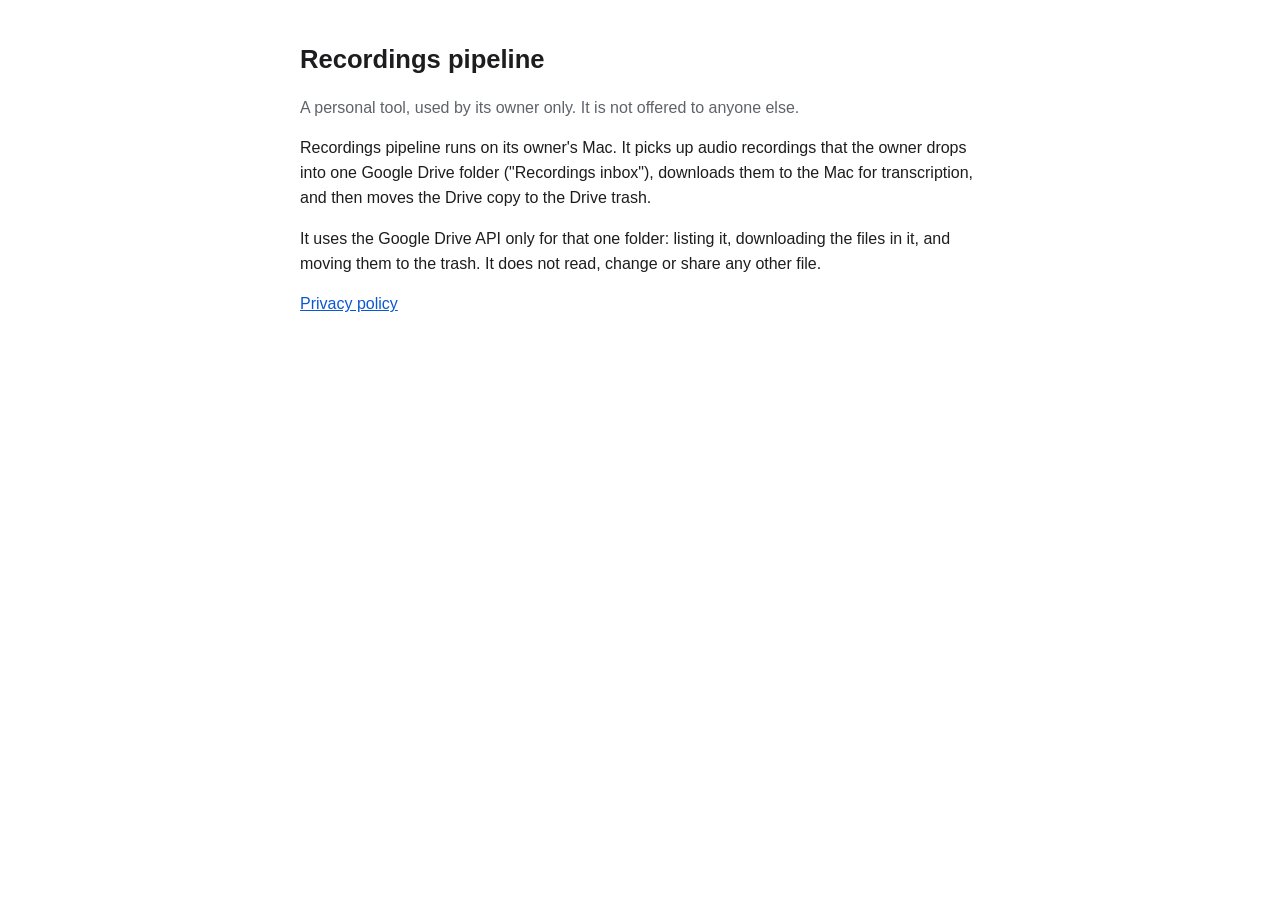
<file: index.html>
<!doctype html>
<html lang="en"><head><meta charset="utf-8"><meta name="viewport" content="width=device-width,initial-scale=1">
<title>Recordings pipeline</title><link rel="stylesheet" href="style.css"></head>
<body>
<h1>Recordings pipeline</h1>
<p class="muted">A personal tool, used by its owner only. It is not offered to anyone else.</p>
<p>Recordings pipeline runs on its owner's Mac. It picks up audio recordings that the owner drops into one
Google Drive folder ("Recordings inbox"), downloads them to the Mac for transcription, and then moves the
Drive copy to the Drive trash.</p>
<p>It uses the Google Drive API only for that one folder: listing it, downloading the files in it, and moving
them to the trash. It does not read, change or share any other file.</p>
<p><a href="privacy.html">Privacy policy</a></p>
</body></html>
</file>
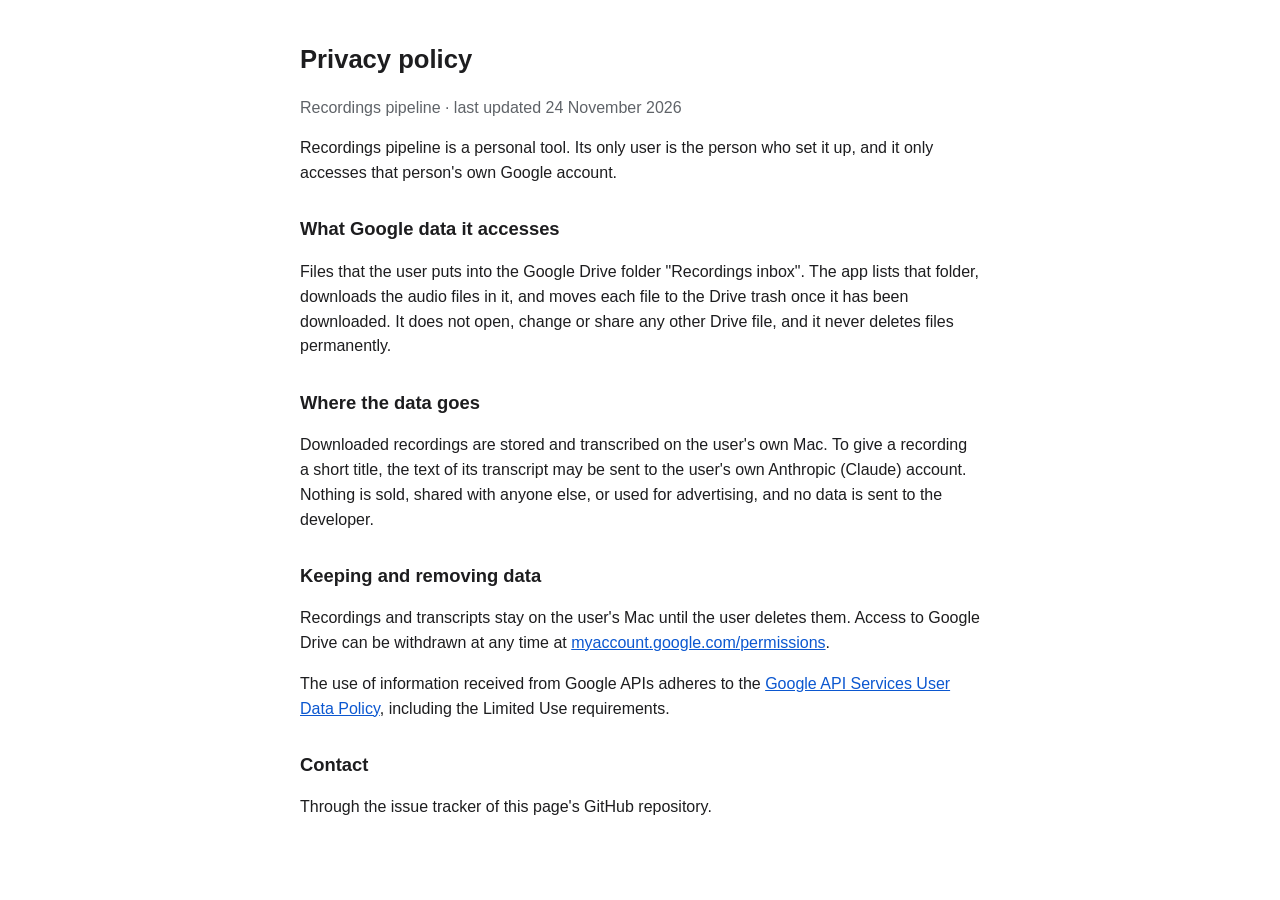
<file: privacy.html>
<!doctype html>
<html lang="en"><head><meta charset="utf-8"><meta name="viewport" content="width=device-width,initial-scale=1">
<title>Privacy policy</title><link rel="stylesheet" href="style.css"></head>
<body>
<h1>Privacy policy</h1>
<p class="muted">Recordings pipeline · last updated 24 November 2026</p>
<p>Recordings pipeline is a personal tool. Its only user is the person who set it up, and it only accesses
that person's own Google account.</p>
<h2>What Google data it accesses</h2>
<p>Files that the user puts into the Google Drive folder "Recordings inbox". The app lists that folder,
downloads the audio files in it, and moves each file to the Drive trash once it has been downloaded. It does
not open, change or share any other Drive file, and it never deletes files permanently.</p>
<h2>Where the data goes</h2>
<p>Downloaded recordings are stored and transcribed on the user's own Mac. To give a recording a short title,
the text of its transcript may be sent to the user's own Anthropic (Claude) account. Nothing is sold, shared
with anyone else, or used for advertising, and no data is sent to the developer.</p>
<h2>Keeping and removing data</h2>
<p>Recordings and transcripts stay on the user's Mac until the user deletes them. Access to Google Drive can be
withdrawn at any time at <a href="https://myaccount.google.com/permissions">myaccount.google.com/permissions</a>.</p>
<p>The use of information received from Google APIs adheres to the
<a href="https://developers.google.com/terms/api-services-user-data-policy">Google API Services User Data Policy</a>,
including the Limited Use requirements.</p>
<h2>Contact</h2>
<p>Through the issue tracker of this page's GitHub repository.</p>
</body></html>
</file>
<file: style.css>
:root{--bg:#fff;--fg:#1d1d1f;--muted:#5f6368;--link:#0b57d0}
@media (prefers-color-scheme:dark){:root{--bg:#121212;--fg:#e8e8e8;--muted:#a0a0a0;--link:#8ab4f8}}
body{background:var(--bg);color:var(--fg);font:16px/1.55 -apple-system,BlinkMacSystemFont,"Segoe UI",sans-serif;max-width:680px;margin:40px auto;padding:0 16px}
h1{font-size:1.6em;margin-bottom:.2em}h2{font-size:1.15em;margin-top:1.6em}p.muted{color:var(--muted)}a{color:var(--link)}
</file>
